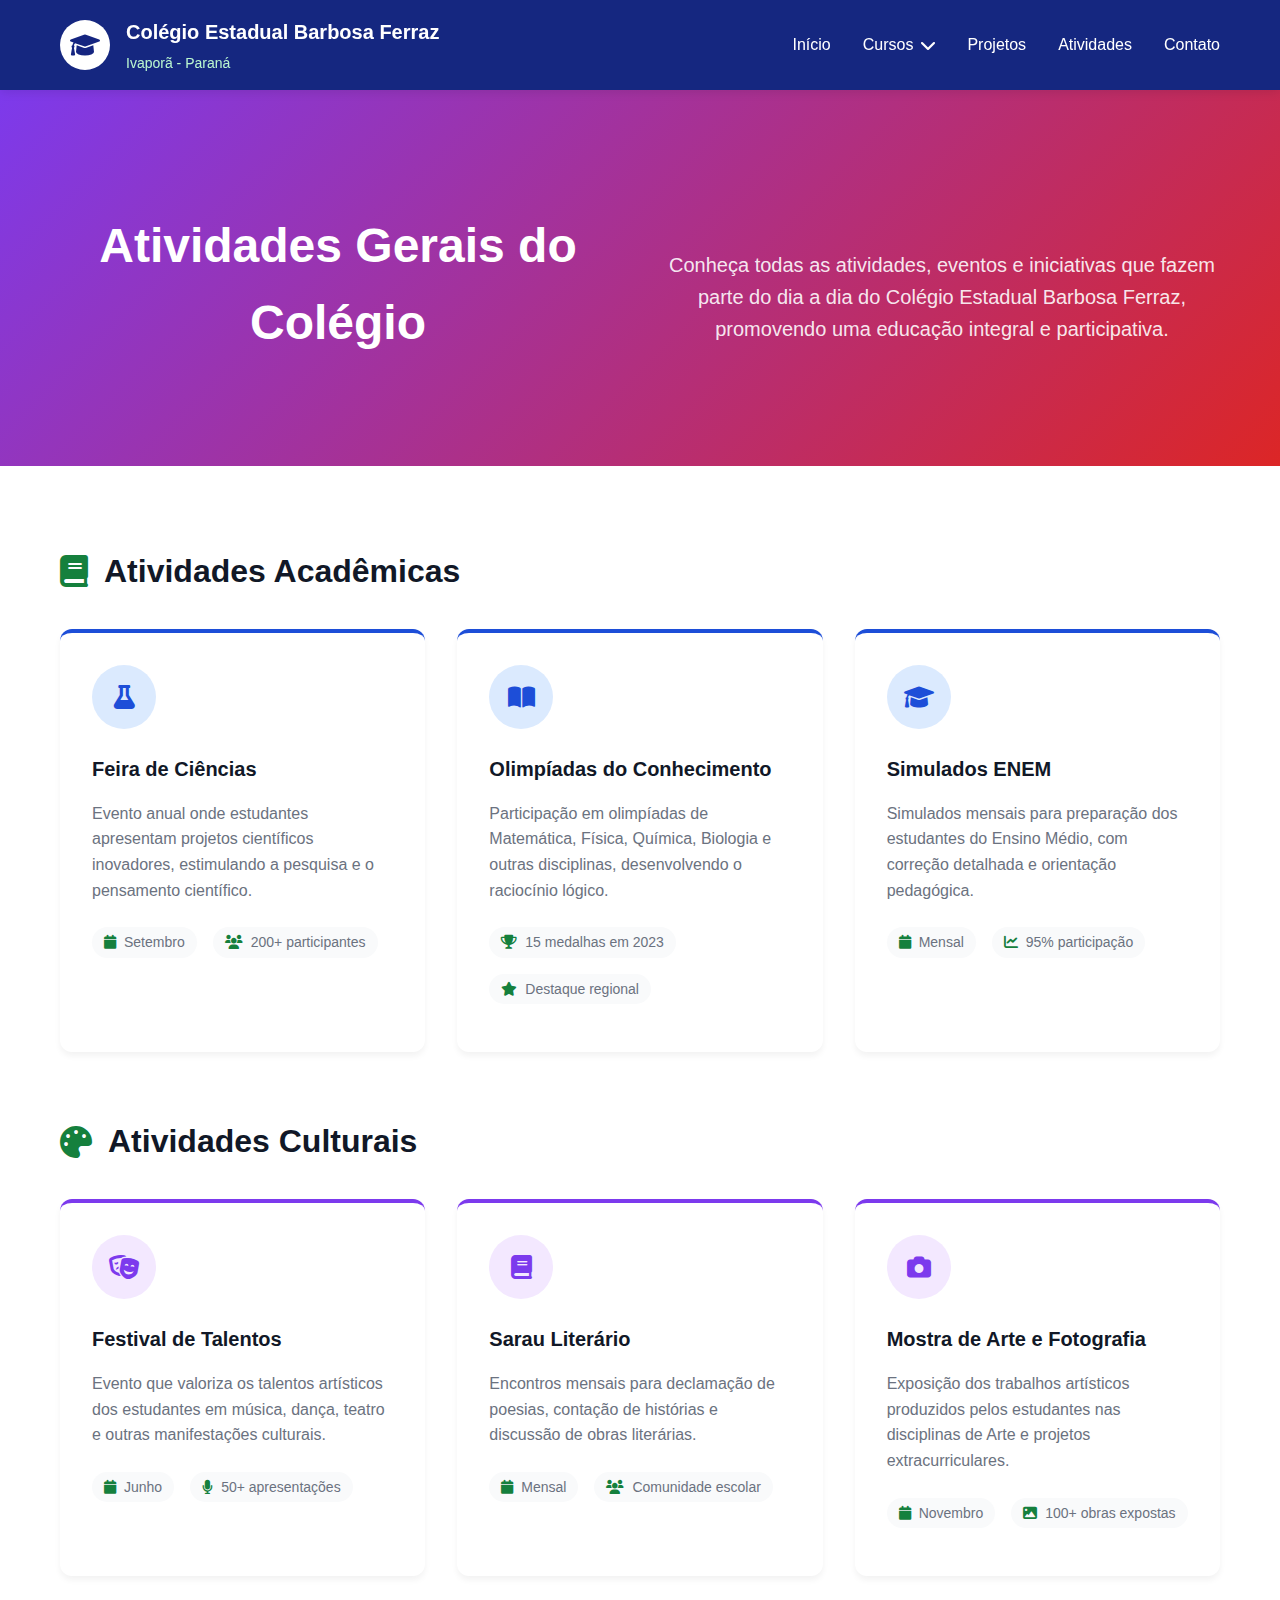
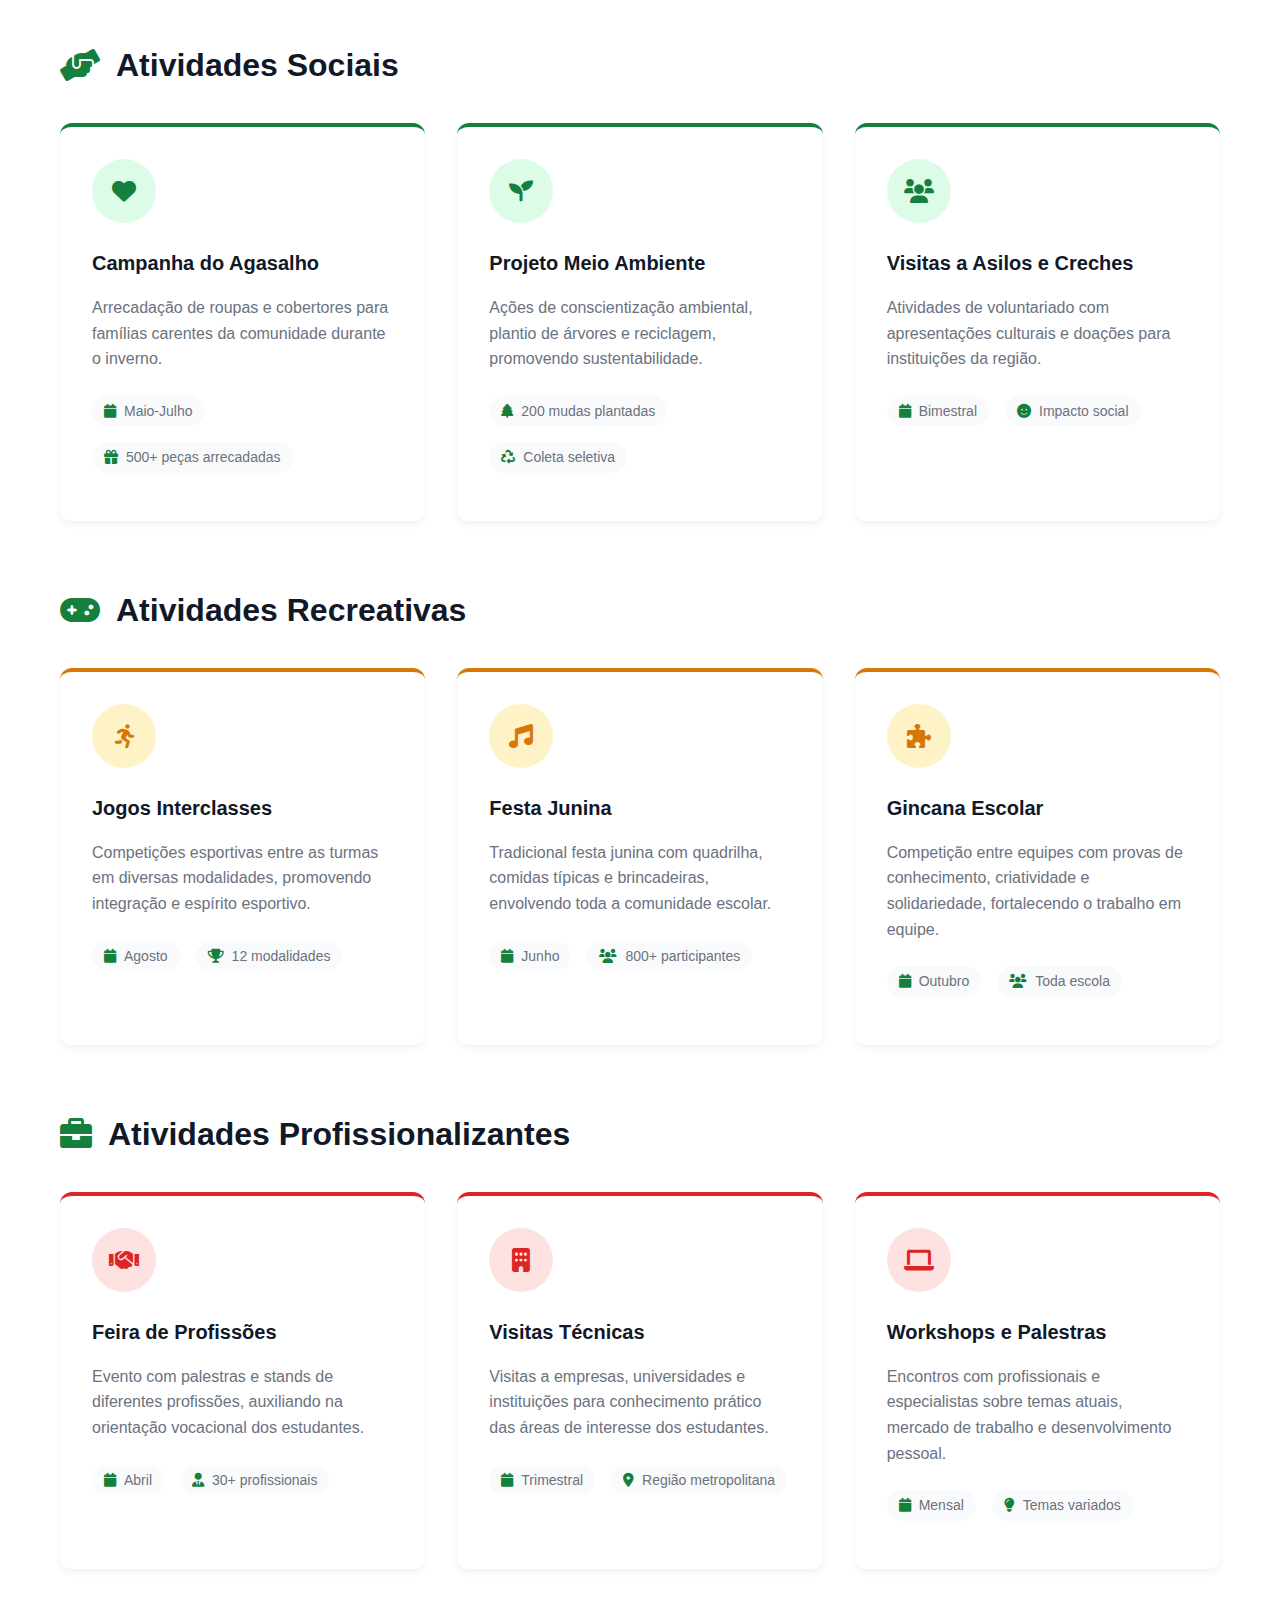
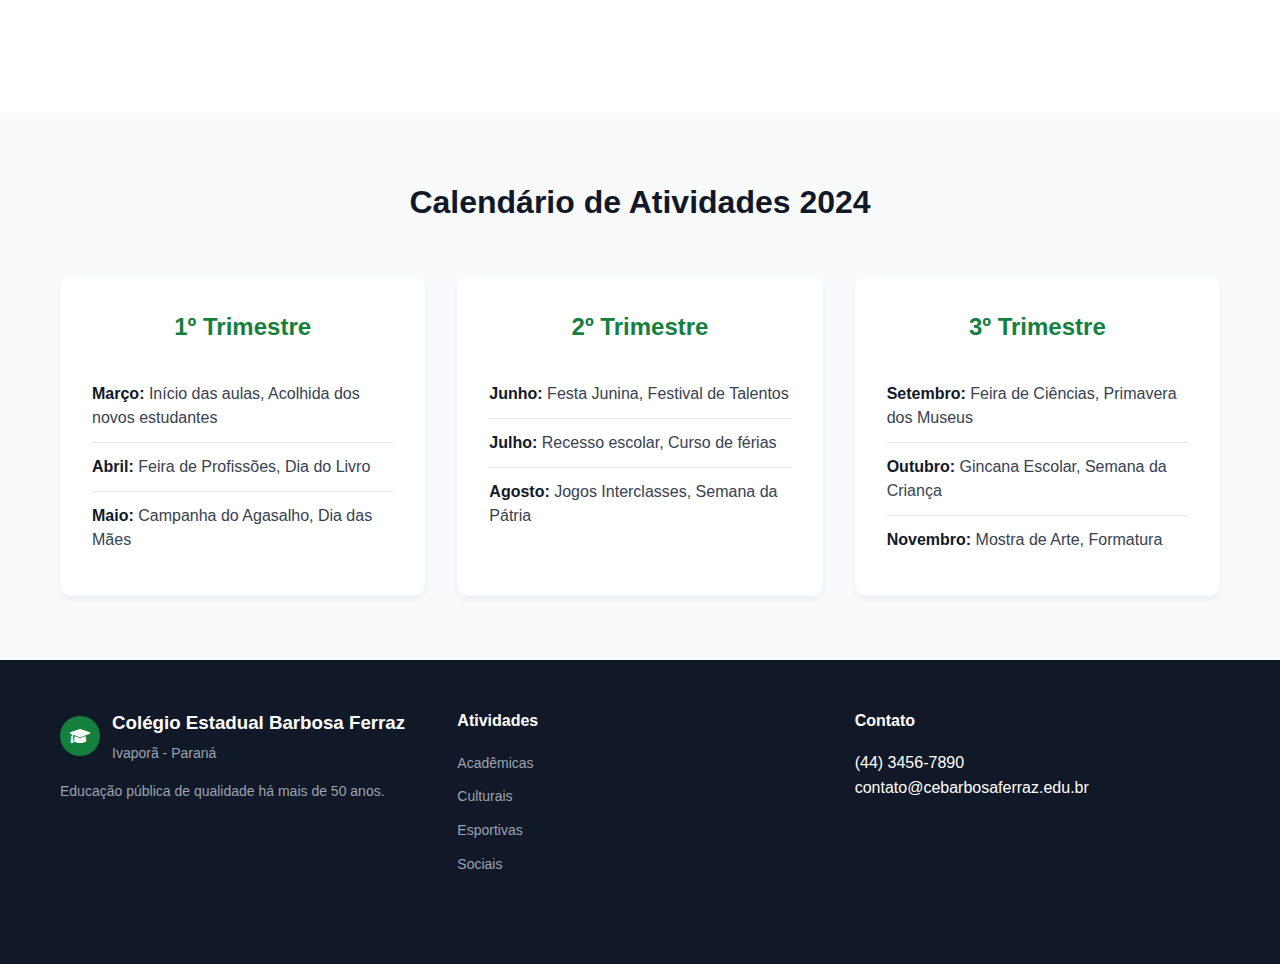
<file: P8.html>
<!DOCTYPE html>
<html lang="pt-BR">
<head>
    <meta charset="UTF-8">
    <meta name="viewport" content="width=device-width, initial-scale=1.0">
    <title>Atividades Gerais - Colégio Estadual Barbosa Ferraz</title>
    <link rel="stylesheet" href="styles.css">
    <link href="https://cdnjs.cloudflare.com/ajax/libs/font-awesome/6.0.0/css/all.min.css" rel="stylesheet">
</head>
<body>
    <!-- Header -->
    <header class="header">
        <div class="container">
            <div class="header-content">
                <div class="logo-section">
                    <div class="logo-icon">
                        <i class="fas fa-graduation-cap"></i>
                    </div>
                    <div class="logo-text">
                        <h1>Colégio Estadual Barbosa Ferraz</h1>
                        <p>Ivaporã - Paraná</p>
                    </div>
                </div>
                <nav class="nav-menu">
                    <a href="index.html">Início</a>
                    <div class="dropdown">
                        <a href="#" class="dropdown-toggle">Cursos <i class="fas fa-chevron-down"></i></a>
                        <div class="dropdown-menu">
                           <a href="P1.html">Ensino Médio</a>
                            <a href="P2.html">Desenvolvimento de Sistemas</a>
                            <a href="P3.html">Formação de Docentes</a>
                            <a href="P4.html">Técnico em Estética</a>
                            <a href="P5.html">Técnico em Enfermagem</a>
                            <a href="P6.html">Técnico em Administração</a>
                        </div>
                    </div>
                    <a href="P7.html">Projetos</a>
                    <a href="P8.html">Atividades</a>
                    <a href="index.html#contato">Contato</a>
                </nav>
            </div>
        </div>
    </header>

    <main>
        <!-- Hero Section -->
        <section class="activities-hero">
            <div class="container">
                <div class="hero-content">
                    <h1>Atividades Gerais do Colégio</h1>
                    <p>Conheça todas as atividades, eventos e iniciativas que fazem parte do dia a dia do Colégio Estadual Barbosa Ferraz, promovendo uma educação integral e participativa.</p>
                </div>
            </div>
        </section>

        <!-- Activities Categories -->
        <section class="activities-section">
            <div class="container">
                <!-- Academic Activities -->
                <div class="activity-category">
                    <h2><i class="fas fa-book"></i> Atividades Acadêmicas</h2>
                    <div class="activities-grid">
                        <div class="activity-card">
                            <div class="activity-icon academic">
                                <i class="fas fa-flask"></i>
                            </div>
                            <h3>Feira de Ciências</h3>
                            <p>Evento anual onde estudantes apresentam projetos científicos inovadores, estimulando a pesquisa e o pensamento científico.</p>
                            <div class="activity-details">
                                <span><i class="fas fa-calendar"></i> Setembro</span>
                                <span><i class="fas fa-users"></i> 200+ participantes</span>
                            </div>
                        </div>

                        <div class="activity-card">
                            <div class="activity-icon academic">
                                <i class="fas fa-book-open"></i>
                            </div>
                            <h3>Olimpíadas do Conhecimento</h3>
                            <p>Participação em olimpíadas de Matemática, Física, Química, Biologia e outras disciplinas, desenvolvendo o raciocínio lógico.</p>
                            <div class="activity-details">
                                <span><i class="fas fa-trophy"></i> 15 medalhas em 2023</span>
                                <span><i class="fas fa-star"></i> Destaque regional</span>
                            </div>
                        </div>

                        <div class="activity-card">
                            <div class="activity-icon academic">
                                <i class="fas fa-graduation-cap"></i>
                            </div>
                            <h3>Simulados ENEM</h3>
                            <p>Simulados mensais para preparação dos estudantes do Ensino Médio, com correção detalhada e orientação pedagógica.</p>
                            <div class="activity-details">
                                <span><i class="fas fa-calendar"></i> Mensal</span>
                                <span><i class="fas fa-chart-line"></i> 95% participação</span>
                            </div>
                        </div>
                    </div>
                </div>

                <!-- Cultural Activities -->
                <div class="activity-category">
                    <h2><i class="fas fa-palette"></i> Atividades Culturais</h2>
                    <div class="activities-grid">
                        <div class="activity-card">
                            <div class="activity-icon cultural">
                                <i class="fas fa-theater-masks"></i>
                            </div>
                            <h3>Festival de Talentos</h3>
                            <p>Evento que valoriza os talentos artísticos dos estudantes em música, dança, teatro e outras manifestações culturais.</p>
                            <div class="activity-details">
                                <span><i class="fas fa-calendar"></i> Junho</span>
                                <span><i class="fas fa-microphone"></i> 50+ apresentações</span>
                            </div>
                        </div>

                        <div class="activity-card">
                            <div class="activity-icon cultural">
                                <i class="fas fa-book"></i>
                            </div>
                            <h3>Sarau Literário</h3>
                            <p>Encontros mensais para declamação de poesias, contação de histórias e discussão de obras literárias.</p>
                            <div class="activity-details">
                                <span><i class="fas fa-calendar"></i> Mensal</span>
                                <span><i class="fas fa-users"></i> Comunidade escolar</span>
                            </div>
                        </div>

                        <div class="activity-card">
                            <div class="activity-icon cultural">
                                <i class="fas fa-camera"></i>
                            </div>
                            <h3>Mostra de Arte e Fotografia</h3>
                            <p>Exposição dos trabalhos artísticos produzidos pelos estudantes nas disciplinas de Arte e projetos extracurriculares.</p>
                            <div class="activity-details">
                                <span><i class="fas fa-calendar"></i> Novembro</span>
                                <span><i class="fas fa-image"></i> 100+ obras expostas</span>
                            </div>
                        </div>
                    </div>
                </div>

                <!-- Social Activities -->
                <div class="activity-category">
                    <h2><i class="fas fa-hands-helping"></i> Atividades Sociais</h2>
                    <div class="activities-grid">
                        <div class="activity-card">
                            <div class="activity-icon social">
                                <i class="fas fa-heart"></i>
                            </div>
                            <h3>Campanha do Agasalho</h3>
                            <p>Arrecadação de roupas e cobertores para famílias carentes da comunidade durante o inverno.</p>
                            <div class="activity-details">
                                <span><i class="fas fa-calendar"></i> Maio-Julho</span>
                                <span><i class="fas fa-gift"></i> 500+ peças arrecadadas</span>
                            </div>
                        </div>

                        <div class="activity-card">
                            <div class="activity-icon social">
                                <i class="fas fa-seedling"></i>
                            </div>
                            <h3>Projeto Meio Ambiente</h3>
                            <p>Ações de conscientização ambiental, plantio de árvores e reciclagem, promovendo sustentabilidade.</p>
                            <div class="activity-details">
                                <span><i class="fas fa-tree"></i> 200 mudas plantadas</span>
                                <span><i class="fas fa-recycle"></i> Coleta seletiva</span>
                            </div>
                        </div>

                        <div class="activity-card">
                            <div class="activity-icon social">
                                <i class="fas fa-users"></i>
                            </div>
                            <h3>Visitas a Asilos e Creches</h3>
                            <p>Atividades de voluntariado com apresentações culturais e doações para instituições da região.</p>
                            <div class="activity-details">
                                <span><i class="fas fa-calendar"></i> Bimestral</span>
                                <span><i class="fas fa-smile"></i> Impacto social</span>
                            </div>
                        </div>
                    </div>
                </div>

                <!-- Recreational Activities -->
                <div class="activity-category">
                    <h2><i class="fas fa-gamepad"></i> Atividades Recreativas</h2>
                    <div class="activities-grid">
                        <div class="activity-card">
                            <div class="activity-icon recreational">
                                <i class="fas fa-running"></i>
                            </div>
                            <h3>Jogos Interclasses</h3>
                            <p>Competições esportivas entre as turmas em diversas modalidades, promovendo integração e espírito esportivo.</p>
                            <div class="activity-details">
                                <span><i class="fas fa-calendar"></i> Agosto</span>
                                <span><i class="fas fa-trophy"></i> 12 modalidades</span>
                            </div>
                        </div>

                        <div class="activity-card">
                            <div class="activity-icon recreational">
                                <i class="fas fa-music"></i>
                            </div>
                            <h3>Festa Junina</h3>
                            <p>Tradicional festa junina com quadrilha, comidas típicas e brincadeiras, envolvendo toda a comunidade escolar.</p>
                            <div class="activity-details">
                                <span><i class="fas fa-calendar"></i> Junho</span>
                                <span><i class="fas fa-users"></i> 800+ participantes</span>
                            </div>
                        </div>

                        <div class="activity-card">
                            <div class="activity-icon recreational">
                                <i class="fas fa-puzzle-piece"></i>
                            </div>
                            <h3>Gincana Escolar</h3>
                            <p>Competição entre equipes com provas de conhecimento, criatividade e solidariedade, fortalecendo o trabalho em equipe.</p>
                            <div class="activity-details">
                                <span><i class="fas fa-calendar"></i> Outubro</span>
                                <span><i class="fas fa-users"></i> Toda escola</span>
                            </div>
                        </div>
                    </div>
                </div>

                <!-- Professional Activities -->
                <div class="activity-category">
                    <h2><i class="fas fa-briefcase"></i> Atividades Profissionalizantes</h2>
                    <div class="activities-grid">
                        <div class="activity-card">
                            <div class="activity-icon professional">
                                <i class="fas fa-handshake"></i>
                            </div>
                            <h3>Feira de Profissões</h3>
                            <p>Evento com palestras e stands de diferentes profissões, auxiliando na orientação vocacional dos estudantes.</p>
                            <div class="activity-details">
                                <span><i class="fas fa-calendar"></i> Abril</span>
                                <span><i class="fas fa-user-tie"></i> 30+ profissionais</span>
                            </div>
                        </div>

                        <div class="activity-card">
                            <div class="activity-icon professional">
                                <i class="fas fa-building"></i>
                            </div>
                            <h3>Visitas Técnicas</h3>
                            <p>Visitas a empresas, universidades e instituições para conhecimento prático das áreas de interesse dos estudantes.</p>
                            <div class="activity-details">
                                <span><i class="fas fa-calendar"></i> Trimestral</span>
                                <span><i class="fas fa-map-marker-alt"></i> Região metropolitana</span>
                            </div>
                        </div>

                        <div class="activity-card">
                            <div class="activity-icon professional">
                                <i class="fas fa-laptop"></i>
                            </div>
                            <h3>Workshops e Palestras</h3>
                            <p>Encontros com profissionais e especialistas sobre temas atuais, mercado de trabalho e desenvolvimento pessoal.</p>
                            <div class="activity-details">
                                <span><i class="fas fa-calendar"></i> Mensal</span>
                                <span><i class="fas fa-lightbulb"></i> Temas variados</span>
                            </div>
                        </div>
                    </div>
                </div>
            </div>
        </section>

        <!-- Calendar Section -->
        <section class="calendar-section">
            <div class="container">
                <h2>Calendário de Atividades 2024</h2>
                <div class="calendar-grid">
                    <div class="calendar-month">
                        <h3>1º Trimestre</h3>
                        <ul>
                            <li><strong>Março:</strong> Início das aulas, Acolhida dos novos estudantes</li>
                            <li><strong>Abril:</strong> Feira de Profissões, Dia do Livro</li>
                            <li><strong>Maio:</strong> Campanha do Agasalho, Dia das Mães</li>
                        </ul>
                    </div>
                    <div class="calendar-month">
                        <h3>2º Trimestre</h3>
                        <ul>
                            <li><strong>Junho:</strong> Festa Junina, Festival de Talentos</li>
                            <li><strong>Julho:</strong> Recesso escolar, Curso de férias</li>
                            <li><strong>Agosto:</strong> Jogos Interclasses, Semana da Pátria</li>
                        </ul>
                    </div>
                    <div class="calendar-month">
                        <h3>3º Trimestre</h3>
                        <ul>
                            <li><strong>Setembro:</strong> Feira de Ciências, Primavera dos Museus</li>
                            <li><strong>Outubro:</strong> Gincana Escolar, Semana da Criança</li>
                            <li><strong>Novembro:</strong> Mostra de Arte, Formatura</li>
                        </ul>
                    </div>
                </div>
            </div>
        </section>
    </main>

    <!-- Footer -->
    <footer class="footer">
        <div class="container">
            <div class="footer-content">
                <div class="footer-section">
                    <div class="footer-logo">
                        <div class="footer-logo-icon">
                            <i class="fas fa-graduation-cap"></i>
                        </div>
                        <div class="footer-logo-text">
                            <h3>Colégio Estadual Barbosa Ferraz</h3>
                            <p>Ivaporã - Paraná</p>
                        </div>
                    </div>
                    <p class="footer-description">Educação pública de qualidade há mais de 50 anos.</p>
                </div>
                <div class="footer-section">
                    <h4>Atividades</h4>
                    <ul class="footer-links">
                        <li><a href="#academicas">Acadêmicas</a></li>
                        <li><a href="#culturais">Culturais</a></li>
                        <li><a href="#esportivas">Esportivas</a></li>
                        <li><a href="#sociais">Sociais</a></li>
                    </ul>
                </div>
                <div class="footer-section">
                    <h4>Contato</h4>
                    <p>(44) 3456-7890</p>
                    <p>contato@cebarbosaferraz.edu.br</p>
                </div>
            </div>
        </div>
    </footer>

    <script>
        // Mobile menu toggle
        document.querySelector('.mobile-menu-toggle').addEventListener('click', function() {
            document.querySelector('.nav-menu').classList.toggle('active');
        });

        // Smooth scrolling for navigation links
        document.querySelectorAll('a[href^="#"]').forEach(anchor => {
            anchor.addEventListener('click', function (e) {
                e.preventDefault();
                const target = document.querySelector(this.getAttribute('href'));
                if (target) {
                    target.scrollIntoView({
                        behavior: 'smooth',
                        block: 'start'
                    });
                }
            });
        });
    </script>
</body>
</html>
</file>
<file: styles.css>
/* Reset and Base Styles */
* {
    margin: 0;
    padding: 0;
    box-sizing: border-box;
  }
  
  body {
    font-family: -apple-system, BlinkMacSystemFont, "Segoe UI", Roboto, Oxygen, Ubuntu, Cantarell, sans-serif;
    line-height: 1.6;
    color: #333;
  }
  
  .container {
    max-width: 1200px;
    margin: 0 auto;
    padding: 0 20px;
  }
  
  /* Header Styles */
  .header {
    background:rgb(21, 39, 128);
    color: white;
    box-shadow: 0 2px 10px rgba(0, 0, 0, 0.1);
    position: fixed;
    top: 0;
    width: 100%;
    z-index: 1000;
  }
  
  .header-content {
    display: flex;
    justify-content: space-between;
    align-items: center;
    padding: 1rem 0;
  }
  
  .logo-section {
    display: flex;
    align-items: center;
    gap: 1rem;
  }
  
  .logo-icon {
    background: white;
    color: #152580;
    width: 50px;
    height: 50px;
    border-radius: 50%;
    display: flex;
    align-items: center;
    justify-content: center;
    font-size: 1.5rem;
  }
  
  .logo-text h1 {
    font-size: 1.25rem;
    font-weight: bold;
    margin-bottom: 0.25rem;
  }
  
  .logo-text p {
    color: #bbf7d0;
    font-size: 0.875rem;
  }
  
  .nav-menu {
    display: flex;
    gap: 2rem;
  }
  
  .nav-menu a {
    color: white;
    text-decoration: none;
    transition: color 0.3s ease;
  }
  
  .nav-menu a:hover {
    color: #bbf7d0;
  }
  
  .mobile-menu-toggle {
    display: none;
    font-size: 1.5rem;
    cursor: pointer;
  }
  
  /* Button Styles */
  .btn {
    padding: 0.75rem 1.5rem;
    border: none;
    border-radius: 0.5rem;
    font-size: 1rem;
    font-weight: 600;
    cursor: pointer;
    transition: all 0.3s ease;
    text-decoration: none;
    display: inline-flex;
    align-items: center;
    gap: 0.5rem;
  }
  
  .btn-primary {
    background: #151980;
    color: white;
  }
  
  .btn-primary:hover {
    background: #151980;
  }
  
  .btn-outline {
    background: transparent;
    color: white;
    border: 2px solid white;
  }
  
  .btn-outline:hover {
    background: white;
    color: #151980;
  }
  
  .btn-outline-light {
    background: transparent;
    color: #9ca3af;
    border: 1px solid #4b5563;
    padding: 0.5rem 1rem;
    font-size: 0.875rem;
  }
  
  .btn-outline-light:hover {
    color: white;
    border-color: white;
  }
  
  .btn-full {
    width: 100%;
    justify-content: center;
  }
  
  /* Hero Section */
  .hero {
    background: linear-gradient(135deg, #171580 0%, #2563eb 100%);
    color: white;
    padding: 8rem 0 5rem;
    margin-top: 80px;
  }
  
  .hero-content {
    display: grid;
    grid-template-columns: 1fr 1fr;
    gap: 3rem;
    align-items: center;
  }
  
  .hero-text h2 {
    font-size: 3rem;
    font-weight: bold;
    margin-bottom: 1.5rem;
    line-height: 1.2;
  }
  
  .hero-text p {
    font-size: 1.25rem;
    margin-bottom: 2rem;
    color: #bbf7d0;
  }
  
  .hero-buttons {
    display: flex;
    flex-wrap: wrap;
    gap: 1rem;
  }
  
  .hero-image img {
    width: 100%;
    height: 400px;
    object-fit: cover;
    border-radius: 0.5rem;
    box-shadow: 0 20px 40px rgba(0, 0, 0, 0.3);
  }
  
  /* Stats Section */
  .stats {
    padding: 4rem 0;
    background: #f9fafb;
  }
  
  .stats-grid {
    display: grid;
    grid-template-columns: repeat(auto-fit, minmax(200px, 1fr));
    gap: 2rem;
  }
  
  .stat-item {
    text-align: center;
  }
  
  .stat-icon {
    width: 4rem;
    height: 4rem;
    border-radius: 50%;
    display: flex;
    align-items: center;
    justify-content: center;
    margin: 0 auto 1rem;
    font-size: 2rem;
  }
  
  .stat-icon.users {
    background: #dcfce7;
    color: #151980;
  }
  
  .stat-icon.books {
    background: #dbeafe;
    color: #1d4ed8;
  }
  
  .stat-icon.award {
    background: #fef3c7;
    color: #d97706;
  }
  
  .stat-icon.star {
    background: #f3e8ff;
    color: #7c3aed;
  }
  
  .stat-item h3 {
    font-size: 2rem;
    font-weight: bold;
    color: #111827;
    margin-bottom: 0.5rem;
  }
  
  .stat-item p {
    color: #6b7280;
  }
  
  /* About Section */
  .about {
    padding: 5rem 0;
  }
  
  .about-content {
    display: grid;
    grid-template-columns: 1fr 1fr;
    gap: 3rem;
    align-items: center;
  }
  
  .about-text h2 {
    font-size: 2rem;
    font-weight: bold;
    margin-bottom: 1.5rem;
    color: #111827;
  }
  
  .about-text p {
    color: #6b7280;
    margin-bottom: 1.5rem;
    line-height: 1.7;
  }
  
  .features-grid {
    display: grid;
    grid-template-columns: 1fr 1fr;
    gap: 1rem;
    margin-top: 2rem;
  }
  
  .feature-item {
    display: flex;
    align-items: center;
    gap: 0.5rem;
  }
  
  .feature-item i {
    color: #151980;
    font-size: 1.25rem;
  }
  
  .feature-item span {
    font-size: 0.875rem;
    color: #374151;
  }
  
  .about-image img {
    width: 100%;
    height: 500px;
    object-fit: cover;
    border-radius: 0.5rem;
    box-shadow: 0 10px 30px rgba(0, 0, 0, 0.1);
  }
  
  /* Section Header */
  .section-header {
    text-align: center;
    margin-bottom: 4rem;
  }
  
  .section-header h2 {
    font-size: 2rem;
    font-weight: bold;
    margin-bottom: 1rem;
    color: #111827;
  }
  
  .section-header p {
    color: #6b7280;
    max-width: 600px;
    margin: 0 auto;
  }
  
  /* Education Section */
  .education {
    padding: 5rem 0;
    background: #f9fafb;
  }
  
  .education-grid {
    display: grid;
    grid-template-columns: repeat(auto-fit, minmax(300px, 1fr));
    gap: 2rem;
  }
  
  .education-card {
    background: white;
    padding: 2rem;
    border-radius: 0.5rem;
    box-shadow: 0 4px 6px rgba(0, 0, 0, 0.05);
    transition: box-shadow 0.3s ease;
  }
  
  .education-card:hover {
    box-shadow: 0 10px 25px rgba(0, 0, 0, 0.1);
  }
  
  .card-icon {
    width: 3rem;
    height: 3rem;
    border-radius: 0.5rem;
    display: flex;
    align-items: center;
    justify-content: center;
    margin-bottom: 1rem;
    font-size: 1.5rem;
  }
  
  .card-icon.fundamental {
    background: #dbeafe;
    color: #1d4ed8;
  }
  
  .card-icon.medio {
    background: #dcfce7;
    color: #15803d;
  }
  
  .card-icon.eja {
    background: #f3e8ff;
    color: #7c3aed;
  }
  
  .education-card h3 {
    font-size: 1.25rem;
    font-weight: bold;
    margin-bottom: 0.5rem;
    color: #111827;
  }
  
  .card-subtitle {
    color: #6b7280;
    font-size: 0.875rem;
    margin-bottom: 1rem;
  }
  
  .card-description {
    color: #6b7280;
    margin-bottom: 1rem;
    line-height: 1.6;
  }
  
  .card-list {
    list-style: none;
    color: #6b7280;
    font-size: 0.875rem;
  }
  
  .card-list li {
    margin-bottom: 0.25rem;
  }
  
  /* News Section */
  .news {
    padding: 5rem 0;
  }
  
  .news-grid {
    display: grid;
    grid-template-columns: repeat(auto-fit, minmax(300px, 1fr));
    gap: 2rem;
  }
  
  .news-card {
    background: white;
    border-radius: 0.5rem;
    box-shadow: 0 4px 6px rgba(0, 0, 0, 0.05);
    overflow: hidden;
    transition: box-shadow 0.3s ease;
  }
  
  .news-card:hover {
    box-shadow: 0 10px 25px rgba(0, 0, 0, 0.1);
  }
  
  .news-image {
    position: relative;
    height: 200px;
  }
  
  .news-image img {
    width: 100%;
    height: 100%;
    object-fit: cover;
  }
  
  .news-badge {
    position: absolute;
    top: 1rem;
    left: 1rem;
    padding: 0.25rem 0.75rem;
    border-radius: 9999px;
    font-size: 0.75rem;
    font-weight: 600;
    color: white;
  }
  
  .news-badge.evento {
    background: #15803d;
  }
  
  .news-badge.conquista {
    background: #1d4ed8;
  }
  
  .news-badge.importante {
    background: #d97706;
  }
  
  .news-content {
    padding: 1.5rem;
  }
  
  .news-date {
    display: flex;
    align-items: center;
    gap: 0.5rem;
    color: #6b7280;
    font-size: 0.875rem;
    margin-bottom: 0.5rem;
  }
  
  .news-content h3 {
    font-size: 1.125rem;
    font-weight: bold;
    margin-bottom: 0.75rem;
    color: #111827;
  }
  
  .news-content p {
    color: #6b7280;
    line-height: 1.6;
  }
  
  /* Contact Section */
  .contact {
    padding: 5rem 0;
    background: #f9fafb;
  }
  
  .contact-content {
    display: grid;
    grid-template-columns: 1fr 1fr;
    gap: 3rem;
  }
  
  .contact-info h3 {
    font-size: 1.25rem;
    font-weight: 600;
    margin-bottom: 1.5rem;
    color: #111827;
  }
  
  .contact-item {
    display: flex;
    gap: 1rem;
    margin-bottom: 1.5rem;
  }
  
  .contact-icon {
    width: 3rem;
    height: 3rem;
    border-radius: 0.5rem;
    display: flex;
    align-items: center;
    justify-content: center;
    font-size: 1.5rem;
    flex-shrink: 0;
  }
  
  .contact-icon.endereco {
    background: #dcfce7;
    color: #15803d;
  }
  
  .contact-icon.telefone {
    background: #dbeafe;
    color: #1d4ed8;
  }
  
  .contact-icon.email {
    background: #f3e8ff;
    color: #7c3aed;
  }
  
  .contact-icon.horario {
    background: #fef3c7;
    color: #d97706;
  }
  
  .contact-details h4 {
    font-weight: 600;
    margin-bottom: 0.25rem;
    color: #111827;
  }
  
  .contact-details p {
    color: #6b7280;
    line-height: 1.5;
  }
  
  .contact-map h3 {
    font-size: 1.25rem;
    font-weight: 600;
    margin-bottom: 1.5rem;
    color: #111827;
  }
  
  .map-placeholder {
    background: #e5e7eb;
    height: 16rem;
    border-radius: 0.5rem;
    display: flex;
    align-items: center;
    justify-content: center;
    margin-bottom: 1.5rem;
  }
  
  .map-content {
    text-align: center;
    color: #6b7280;
  }
  
  .map-content i {
    font-size: 3rem;
    margin-bottom: 0.5rem;
  }
  
  .map-subtitle {
    font-size: 0.875rem;
  }
  
  /* Footer */
  .footer {
    background: #111827;
    color: white;
    padding: 3rem 0;
  }
  
  .footer-content {
    display: grid;
    grid-template-columns: repeat(auto-fit, minmax(250px, 1fr));
    gap: 2rem;
    margin-bottom: 2rem;
  }
  
  .footer-logo {
    display: flex;
    align-items: center;
    gap: 0.75rem;
    margin-bottom: 1rem;
  }
  
  .footer-logo-icon {
    background: #15803d;
    color: white;
    width: 2.5rem;
    height: 2.5rem;
    border-radius: 50%;
    display: flex;
    align-items: center;
    justify-content: center;
  }
  
  .footer-logo-text h3 {
    font-weight: bold;
    margin-bottom: 0.25rem;
  }
  
  .footer-logo-text p {
    color: #9ca3af;
    font-size: 0.875rem;
  }
  
  .footer-description {
    color: #9ca3af;
    font-size: 0.875rem;
    line-height: 1.6;
  }
  
  .footer-section h4 {
    font-weight: 600;
    margin-bottom: 1rem;
  }
  
  .footer-links {
    list-style: none;
  }
  
  .footer-links li {
    margin-bottom: 0.5rem;
  }
  
  .footer-links a {
    color: #9ca3af;
    text-decoration: none;
    font-size: 0.875rem;
    transition: color 0.3s ease;
  }
  
  .footer-links a:hover {
    color: white;
  }
  
  .footer-social-text {
    color: #9ca3af;
    font-size: 0.875rem;
    margin-bottom: 1rem;
    line-height: 1.5;
  }
  
  .footer-social {
    display: flex;
    gap: 1rem;
  }
  
  .footer-bottom {
    border-top: 1px solid #374151;
    padding-top: 2rem;
    text-align: center;
    color: #9ca3af;
    font-size: 0.875rem;
  }
  
  .footer-bottom p:first-child {
    margin-bottom: 0.5rem;
  }
  
  /* Responsive Design */
  @media (max-width: 768px) {
    .mobile-menu-toggle {
      display: block;
    }
  
    .nav-menu {
      display: none;
      position: absolute;
      top: 100%;
      left: 0;
      right: 0;
      background: #15803d;
      flex-direction: column;
      padding: 1rem;
      box-shadow: 0 2px 10px rgba(0, 0, 0, 0.1);
    }
  
    .nav-menu.active {
      display: flex;
    }
  
    .hero-content {
      grid-template-columns: 1fr;
      text-align: center;
    }
  
    .hero-text h2 {
      font-size: 2rem;
    }
  
    .about-content {
      grid-template-columns: 1fr;
    }
  
    .contact-content {
      grid-template-columns: 1fr;
    }
  
    .features-grid {
      grid-template-columns: 1fr;
    }
  
    .hero-buttons {
      justify-content: center;
    }
  
    .stats-grid {
      grid-template-columns: repeat(2, 1fr);
    }
  }
  
  @media (max-width: 480px) {
    .container {
      padding: 0 15px;
    }
  
    .hero {
      padding: 6rem 0 3rem;
    }
  
    .hero-text h2 {
      font-size: 1.75rem;
    }
  
    .hero-text p {
      font-size: 1rem;
    }
  
    .stats-grid {
      grid-template-columns: 1fr;
    }
  
    .education-grid,
    .news-grid {
      grid-template-columns: 1fr;
    }
  
    .footer-social {
      flex-direction: column;
    }
  }
  
  /* Smooth scrolling */
  html {
    scroll-behavior: smooth;
  }
  
  /* Focus styles for accessibility */
  .btn:focus,
  a:focus {
    outline: 2px solid #15803d;
    outline-offset: 2px;
  }
  
  /* Dropdown Menu Styles */
  .dropdown {
    position: relative;
    display: inline-block;
  }
  
  .dropdown-toggle {
    display: flex;
    align-items: center;
    gap: 0.5rem;
  }
  
  .dropdown-menu {
    display: none;
    position: absolute;
    top: 100%;
    left: 0;
    background: white;
    min-width: 250px;
    box-shadow: 0 8px 16px rgba(0, 0, 0, 0.1);
    border-radius: 0.5rem;
    padding: 0.5rem 0;
    z-index: 1000;
  }
  
  .dropdown-menu a {
    color: #374151;
    padding: 0.75rem 1rem;
    text-decoration: none;
    display: block;
    transition: background-color 0.3s ease;
  }
  
  .dropdown-menu a:hover {
    background-color: #f3f4f6;
    color: #15803d;
  }
  
  .dropdown:hover .dropdown-menu {
    display: block;
  }
  
  @media (max-width: 768px) {
    .dropdown-menu {
      position: static;
      display: none;
      box-shadow: none;
      background: #166534;
      margin-left: 1rem;
    }
  
    .dropdown-menu a {
      color: #bbf7d0;
      padding: 0.5rem 1rem;
    }
  
    .dropdown.active .dropdown-menu {
      display: block;
    }
  }
  
  /* Course Pages Styles */
  .course-hero {
    background: linear-gradient(135deg, #15803d 0%, #1d4ed8 100%);
    color: white;
    padding: 8rem 0 5rem;
    margin-top: 80px;
  }
  
  .course-hero-content {
    display: grid;
    grid-template-columns: 1fr 1fr;
    gap: 3rem;
    align-items: center;
  }
  
  .course-hero-text h1 {
    font-size: 2.5rem;
    font-weight: bold;
    margin-bottom: 1rem;
  }
  
  .course-subtitle {
    font-size: 1.25rem;
    color: #bbf7d0;
    margin-bottom: 1rem;
  }
  
  .course-description {
    font-size: 1.1rem;
    line-height: 1.6;
    margin-bottom: 2rem;
  }
  
  .course-info-badges {
    display: flex;
    gap: 1rem;
    flex-wrap: wrap;
  }
  
  .badge {
    background: rgba(255, 255, 255, 0.2);
    color: white;
    padding: 0.5rem 1rem;
    border-radius: 2rem;
    font-size: 0.875rem;
    font-weight: 600;
  }
  
  .course-hero-image img {
    width: 100%;
    height: 400px;
    object-fit: cover;
    border-radius: 0.5rem;
    box-shadow: 0 20px 40px rgba(0, 0, 0, 0.3);
  }
  
  /* Course Details */
  .course-details {
    padding: 5rem 0;
  }
  
  .details-grid {
    display: grid;
    grid-template-columns: 2fr 1fr;
    gap: 3rem;
  }
  
  .details-main h2 {
    font-size: 2rem;
    margin-bottom: 1.5rem;
    color: #111827;
  }
  
  .details-main h3 {
    font-size: 1.5rem;
    margin: 2rem 0 1rem;
    color: #111827;
  }
  
  .details-main p {
    color: #6b7280;
    line-height: 1.7;
    margin-bottom: 1.5rem;
  }
  
  /* Curriculum Grid */
  .curriculum-grid {
    display: grid;
    grid-template-columns: repeat(auto-fit, minmax(250px, 1fr));
    gap: 2rem;
    margin: 2rem 0;
  }
  
  .curriculum-semester,
  .curriculum-year {
    background: #f9fafb;
    padding: 1.5rem;
    border-radius: 0.5rem;
    border-left: 4px solid #15803d;
  }
  
  .curriculum-semester h4,
  .curriculum-year h4 {
    color: #15803d;
    margin-bottom: 1rem;
    font-weight: 600;
  }
  
  .curriculum-semester ul,
  .curriculum-year ul {
    list-style: none;
    color: #374151;
  }
  
  .curriculum-semester li,
  .curriculum-year li {
    padding: 0.25rem 0;
    border-bottom: 1px solid #e5e7eb;
  }
  
  /* Tech Stack */
  .tech-stack {
    display: grid;
    grid-template-columns: repeat(auto-fit, minmax(120px, 1fr));
    gap: 1rem;
    margin: 2rem 0;
  }
  
  .tech-item {
    display: flex;
    flex-direction: column;
    align-items: center;
    padding: 1rem;
    background: #f9fafb;
    border-radius: 0.5rem;
    transition: transform 0.3s ease;
  }
  
  .tech-item:hover {
    transform: translateY(-2px);
  }
  
  .tech-item i {
    font-size: 2rem;
    margin-bottom: 0.5rem;
    color: #15803d;
  }
  
  /* Knowledge Areas */
  .knowledge-areas {
    display: grid;
    grid-template-columns: repeat(auto-fit, minmax(250px, 1fr));
    gap: 1.5rem;
    margin: 2rem 0;
  }
  
  .area-card {
    background: white;
    padding: 1.5rem;
    border-radius: 0.5rem;
    box-shadow: 0 4px 6px rgba(0, 0, 0, 0.05);
    text-align: center;
  }
  
  .area-card i {
    font-size: 2rem;
    color: #15803d;
    margin-bottom: 1rem;
  }
  
  .area-card h4 {
    font-size: 1.1rem;
    margin-bottom: 0.5rem;
    color: #111827;
  }
  
  .area-card p {
    color: #6b7280;
    font-size: 0.9rem;
  }
  
  /* Career Areas */
  .career-areas {
    display: grid;
    grid-template-columns: repeat(auto-fit, minmax(200px, 1fr));
    gap: 1.5rem;
    margin: 2rem 0;
  }
  
  .career-card {
    background: #f9fafb;
    padding: 1.5rem;
    border-radius: 0.5rem;
    text-align: center;
  }
  
  .career-card i {
    font-size: 2rem;
    color: #1d4ed8;
    margin-bottom: 1rem;
  }
  
  .career-card h4 {
    margin-bottom: 0.5rem;
    color: #111827;
  }
  
  /* Features List */
  .features-list {
    list-style: none;
    margin: 2rem 0;
  }
  
  .features-list li {
    display: flex;
    align-items: center;
    gap: 0.75rem;
    padding: 0.5rem 0;
    color: #374151;
  }
  
  .features-list i {
    color: #15803d;
    font-size: 1.1rem;
  }
  
  /* Sidebar Styles */
  .details-sidebar {
    display: flex;
    flex-direction: column;
    gap: 2rem;
  }
  
  .info-card {
    background: white;
    padding: 2rem;
    border-radius: 0.5rem;
    box-shadow: 0 4px 6px rgba(0, 0, 0, 0.05);
  }
  
  .info-card h3 {
    font-size: 1.25rem;
    margin-bottom: 1.5rem;
    color: #111827;
  }
  
  .info-item {
    display: flex;
    align-items: flex-start;
    gap: 1rem;
    margin-bottom: 1.5rem;
  }
  
  .info-item i {
    color: #15803d;
    font-size: 1.25rem;
    margin-top: 0.25rem;
  }
  
  .info-item strong {
    display: block;
    color: #111827;
    margin-bottom: 0.25rem;
  }
  
  .info-item span {
    color: #6b7280;
    font-size: 0.9rem;
  }
  
  .result-item {
    display: flex;
    flex-direction: column;
    align-items: center;
    text-align: center;
    margin-bottom: 1.5rem;
  }
  
  .result-number {
    font-size: 2rem;
    font-weight: bold;
    color: #15803d;
    margin-bottom: 0.25rem;
  }
  
  .result-label {
    color: #6b7280;
    font-size: 0.875rem;
  }
  
  .stage-info {
    display: flex;
    flex-direction: column;
    gap: 1rem;
  }
  
  .stage-item {
    display: flex;
    flex-direction: column;
    align-items: center;
    text-align: center;
  }
  
  .stage-item strong {
    font-size: 1.5rem;
    color: #15803d;
    margin-bottom: 0.25rem;
  }
  
  .stage-item span {
    color: #6b7280;
    font-size: 0.875rem;
  }
  
  .cta-card {
    background: linear-gradient(135deg, #15803d, #1d4ed8);
    color: white;
    padding: 2rem;
    border-radius: 0.5rem;
    text-align: center;
  }
  
  .cta-card h3 {
    color: white;
    margin-bottom: 1rem;
  }
  
  .cta-card p {
    color: rgba(255, 255, 255, 0.9);
    margin-bottom: 1.5rem;
  }
  
  /* Projects Page Styles */
  .projects-hero {
    background: linear-gradient(135deg, #15803d 0%, #7c3aed 100%);
    color: white;
    padding: 8rem 0 5rem;
    margin-top: 80px;
    text-align: center;
  }
  
  .projects-hero h1 {
    font-size: 3rem;
    font-weight: bold;
    margin-bottom: 1.5rem;
  }
  
  .projects-hero p {
    font-size: 1.25rem;
    max-width: 800px;
    margin: 0 auto;
    color: rgba(255, 255, 255, 0.9);
  }
  
  .projects-section {
    padding: 5rem 0;
    background: #f9fafb;
  }
  
  .projects-grid {
    display: grid;
    grid-template-columns: repeat(auto-fit, minmax(350px, 1fr));
    gap: 2rem;
  }
  
  .project-card {
    background: white;
    border-radius: 0.75rem;
    overflow: hidden;
    box-shadow: 0 4px 6px rgba(0, 0, 0, 0.05);
    transition: all 0.3s ease;
  }
  
  .project-card:hover {
    transform: translateY(-4px);
    box-shadow: 0 20px 40px rgba(0, 0, 0, 0.1);
  }
  
  .project-card.featured {
    grid-column: span 2;
  }
  
  .project-image {
    position: relative;
    height: 250px;
    overflow: hidden;
  }
  
  .project-image img {
    width: 100%;
    height: 100%;
    object-fit: cover;
    transition: transform 0.3s ease;
  }
  
  .project-card:hover .project-image img {
    transform: scale(1.05);
  }
  
  .project-badge {
    position: absolute;
    top: 1rem;
    left: 1rem;
    background: #15803d;
    color: white;
    padding: 0.5rem 1rem;
    border-radius: 2rem;
    font-size: 0.75rem;
    font-weight: 600;
  }
  
  .sports-badge {
    background: #dc2626;
  }
  
  .project-content {
    padding: 2rem;
  }
  
  .project-content h3 {
    font-size: 1.5rem;
    font-weight: bold;
    margin-bottom: 1rem;
    color: #111827;
  }
  
  .project-content p {
    color: #6b7280;
    line-height: 1.6;
    margin-bottom: 1.5rem;
  }
  
  .project-details {
    display: flex;
    gap: 1.5rem;
    margin-bottom: 1.5rem;
    flex-wrap: wrap;
  }
  
  .detail-item {
    display: flex;
    align-items: center;
    gap: 0.5rem;
    color: #6b7280;
    font-size: 0.875rem;
  }
  
  .detail-item i {
    color: #15803d;
  }
  
  .project-achievements h4,
  .achievements-list h4,
  .training-schedule h4,
  .categories h4 {
    font-size: 1rem;
    font-weight: 600;
    margin-bottom: 0.75rem;
    color: #111827;
  }
  
  .project-achievements ul,
  .achievements-list ul {
    list-style: none;
    color: #6b7280;
    font-size: 0.875rem;
  }
  
  .project-achievements li,
  .achievements-list li {
    padding: 0.25rem 0;
    position: relative;
    padding-left: 1rem;
  }
  
  .project-achievements li:before,
  .achievements-list li:before {
    content: "•";
    color: #15803d;
    position: absolute;
    left: 0;
  }
  
  .project-features {
    display: flex;
    gap: 0.5rem;
    flex-wrap: wrap;
    margin-top: 1rem;
  }
  
  .feature-tag {
    background: #dcfce7;
    color: #15803d;
    padding: 0.25rem 0.75rem;
    border-radius: 1rem;
    font-size: 0.75rem;
    font-weight: 600;
  }
  
  .category-tags {
    display: flex;
    gap: 0.5rem;
    flex-wrap: wrap;
  }
  
  .category-tag {
    background: #dbeafe;
    color: #1d4ed8;
    padding: 0.25rem 0.75rem;
    border-radius: 1rem;
    font-size: 0.75rem;
    font-weight: 600;
  }
  
  .training-schedule p {
    color: #6b7280;
    font-size: 0.875rem;
    margin-bottom: 0.5rem;
  }
  
  .projects-cta {
    background: #111827;
    color: white;
    padding: 4rem 0;
    text-align: center;
  }
  
  .cta-content h2 {
    font-size: 2.5rem;
    font-weight: bold;
    margin-bottom: 1rem;
  }
  
  .cta-content p {
    font-size: 1.1rem;
    color: #9ca3af;
    max-width: 600px;
    margin: 0 auto 2rem;
  }
  
  .cta-buttons {
    display: flex;
    gap: 1rem;
    justify-content: center;
    flex-wrap: wrap;
  }
  
  /* Responsive Design for Course Pages */
  @media (max-width: 768px) {
    .course-hero-content {
      grid-template-columns: 1fr;
      text-align: center;
    }
  
    .course-hero-text h1 {
      font-size: 2rem;
    }
  
    .details-grid {
      grid-template-columns: 1fr;
    }
  
    .curriculum-grid {
      grid-template-columns: 1fr;
    }
  
    .knowledge-areas,
    .career-areas {
      grid-template-columns: 1fr;
    }
  
    .tech-stack {
      grid-template-columns: repeat(3, 1fr);
    }
  
    .project-card.featured {
      grid-column: span 1;
    }
  
    .projects-grid {
      grid-template-columns: 1fr;
    }
  
    .project-details {
      flex-direction: column;
      gap: 0.75rem;
    }
  
    .projects-hero h1 {
      font-size: 2rem;
    }
  
    .cta-content h2 {
      font-size: 2rem;
    }
  
    .cta-buttons {
      flex-direction: column;
      align-items: center;
    }
  }
  
  /* Activities Page Styles */
  .activities-hero {
    background: linear-gradient(135deg, #7c3aed 0%, #dc2626 100%);
    color: white;
    padding: 8rem 0 5rem;
    margin-top: 80px;
    text-align: center;
  }
  
  .activities-hero h1 {
    font-size: 3rem;
    font-weight: bold;
    margin-bottom: 1.5rem;
  }
  
  .activities-hero p {
    font-size: 1.25rem;
    max-width: 800px;
    margin: 0 auto;
    color: rgba(255, 255, 255, 0.9);
  }
  
  .activities-section {
    padding: 5rem 0;
  }
  
  .activity-category {
    margin-bottom: 4rem;
  }
  
  .activity-category h2 {
    font-size: 2rem;
    font-weight: bold;
    margin-bottom: 2rem;
    color: #111827;
    display: flex;
    align-items: center;
    gap: 1rem;
  }
  
  .activity-category h2 i {
    color: #15803d;
  }
  
  .activities-grid {
    display: grid;
    grid-template-columns: repeat(auto-fit, minmax(300px, 1fr));
    gap: 2rem;
  }
  
  .activity-card {
    background: white;
    border-radius: 0.75rem;
    padding: 2rem;
    box-shadow: 0 4px 6px rgba(0, 0, 0, 0.05);
    transition: all 0.3s ease;
    border-top: 4px solid transparent;
  }
  
  .activity-card:hover {
    transform: translateY(-4px);
    box-shadow: 0 20px 40px rgba(0, 0, 0, 0.1);
  }
  
  .activity-icon {
    width: 4rem;
    height: 4rem;
    border-radius: 50%;
    display: flex;
    align-items: center;
    justify-content: center;
    margin-bottom: 1.5rem;
    font-size: 1.5rem;
  }
  
  .activity-icon.academic {
    background: #dbeafe;
    color: #1d4ed8;
  }
  
  .activity-card:has(.academic) {
    border-top-color: #1d4ed8;
  }
  
  .activity-icon.cultural {
    background: #f3e8ff;
    color: #7c3aed;
  }
  
  .activity-card:has(.cultural) {
    border-top-color: #7c3aed;
  }
  
  .activity-icon.social {
    background: #dcfce7;
    color: #15803d;
  }
  
  .activity-card:has(.social) {
    border-top-color: #15803d;
  }
  
  .activity-icon.recreational {
    background: #fef3c7;
    color: #d97706;
  }
  
  .activity-card:has(.recreational) {
    border-top-color: #d97706;
  }
  
  .activity-icon.professional {
    background: #fee2e2;
    color: #dc2626;
  }
  
  .activity-card:has(.professional) {
    border-top-color: #dc2626;
  }
  
  .activity-card h3 {
    font-size: 1.25rem;
    font-weight: bold;
    margin-bottom: 1rem;
    color: #111827;
  }
  
  .activity-card p {
    color: #6b7280;
    line-height: 1.6;
    margin-bottom: 1.5rem;
  }
  
  .activity-details {
    display: flex;
    gap: 1rem;
    flex-wrap: wrap;
    margin-bottom: 1rem;
  }
  
  .activity-details span {
    display: flex;
    align-items: center;
    gap: 0.5rem;
    color: #6b7280;
    font-size: 0.875rem;
    background: #f9fafb;
    padding: 0.25rem 0.75rem;
    border-radius: 1rem;
  }
  
  .activity-details i {
    color: #15803d;
  }
  
  /* Calendar Section */
  .calendar-section {
    background: #f9fafb;
    padding: 4rem 0;
  }
  
  .calendar-section h2 {
    text-align: center;
    font-size: 2rem;
    font-weight: bold;
    margin-bottom: 3rem;
    color: #111827;
  }
  
  .calendar-grid {
    display: grid;
    grid-template-columns: repeat(auto-fit, minmax(300px, 1fr));
    gap: 2rem;
  }
  
  .calendar-month {
    background: white;
    padding: 2rem;
    border-radius: 0.75rem;
    box-shadow: 0 4px 6px rgba(0, 0, 0, 0.05);
  }
  
  .calendar-month h3 {
    font-size: 1.5rem;
    font-weight: bold;
    margin-bottom: 1.5rem;
    color: #15803d;
    text-align: center;
  }
  
  .calendar-month ul {
    list-style: none;
  }
  
  .calendar-month li {
    padding: 0.75rem 0;
    border-bottom: 1px solid #e5e7eb;
    color: #374151;
    line-height: 1.5;
  }
  
  .calendar-month li:last-child {
    border-bottom: none;
  }
  
  .calendar-month strong {
    color: #111827;
  }
  
  /* Responsive Design for Activities */
  @media (max-width: 768px) {
    .activities-hero h1 {
      font-size: 2rem;
    }
  
    .activities-grid {
      grid-template-columns: 1fr;
    }
  
    .activity-details {
      flex-direction: column;
      gap: 0.5rem;
    }
  
    .calendar-grid {
      grid-template-columns: 1fr;
    }
  
    .activity-category h2 {
      font-size: 1.5rem;
      flex-direction: column;
      text-align: center;
      gap: 0.5rem;
    }
  }

  .logo {
    width: 50px;
    height: 50px;
    object-fit: contain;
  display: block;
  }
  
  .logo-header {
    width: 55px;
    height: 55px;
    object-fit: contain;
  display: block;
  }
</file>
